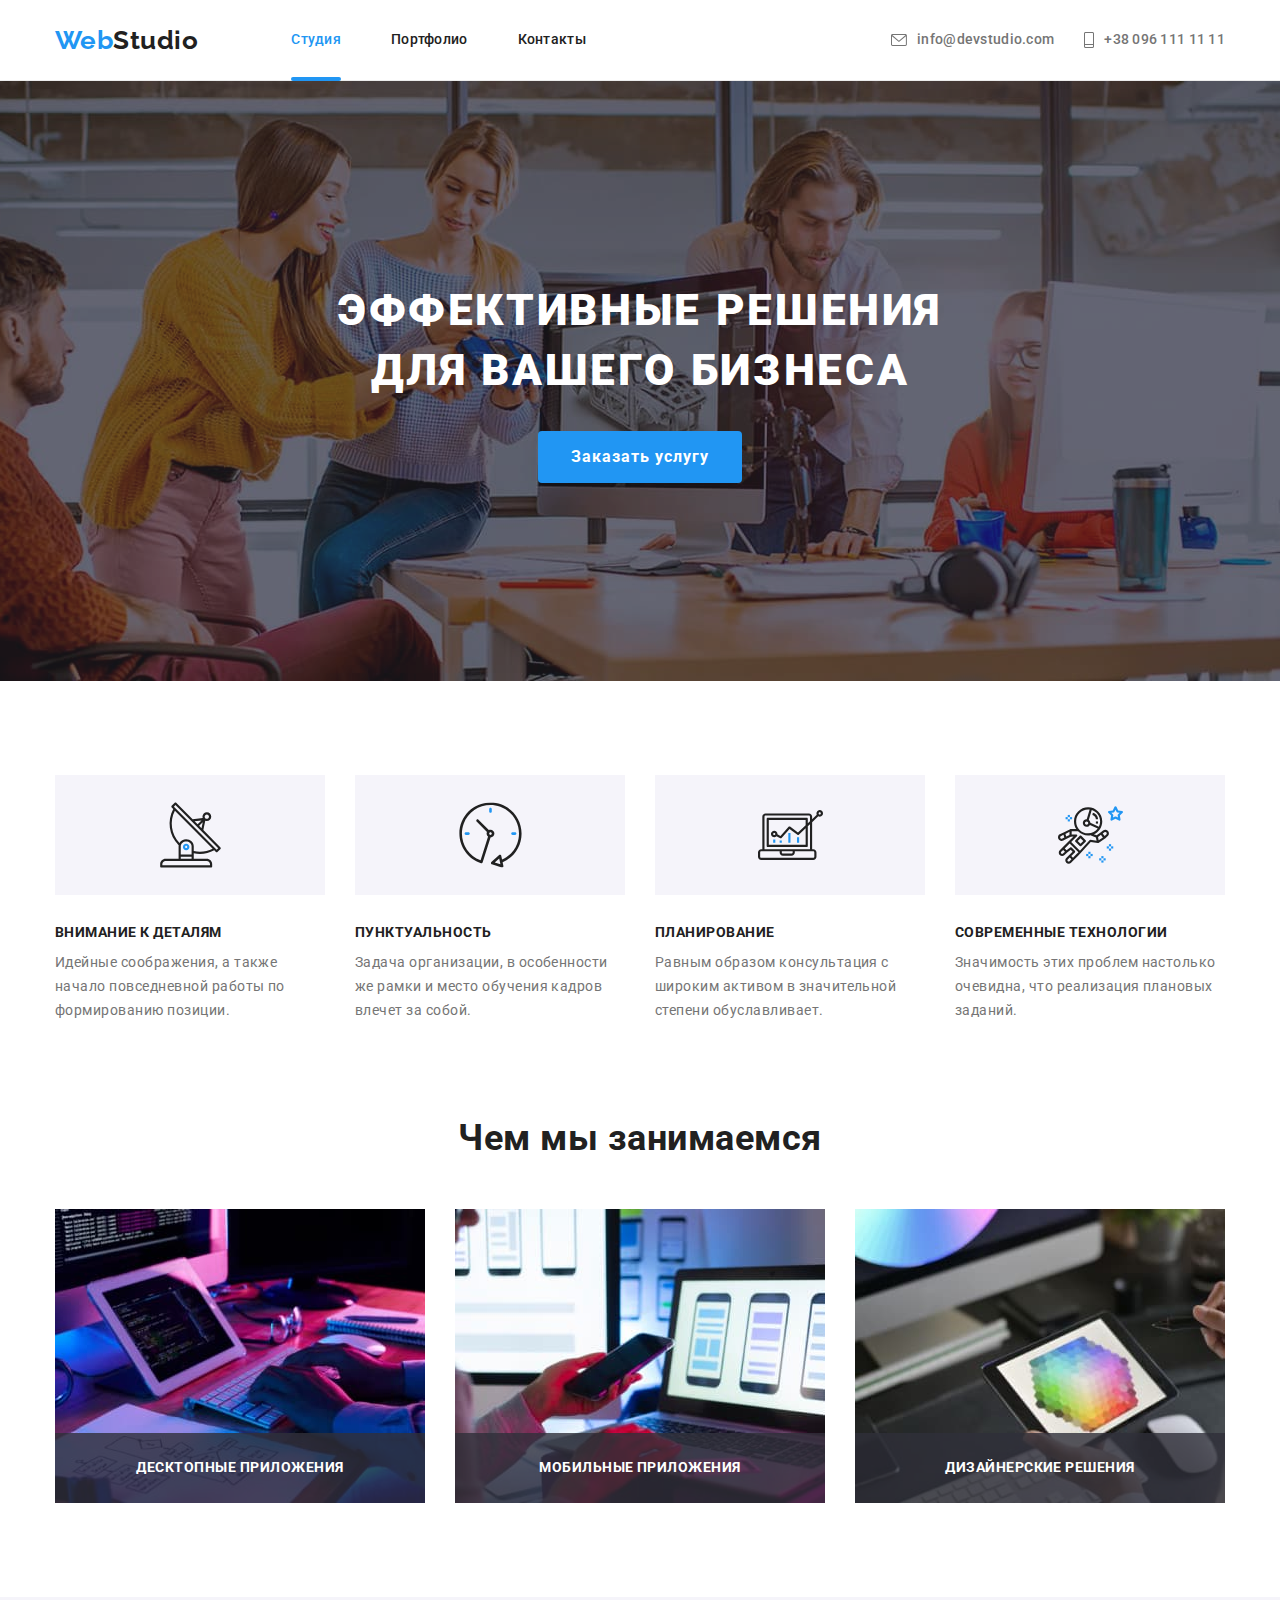
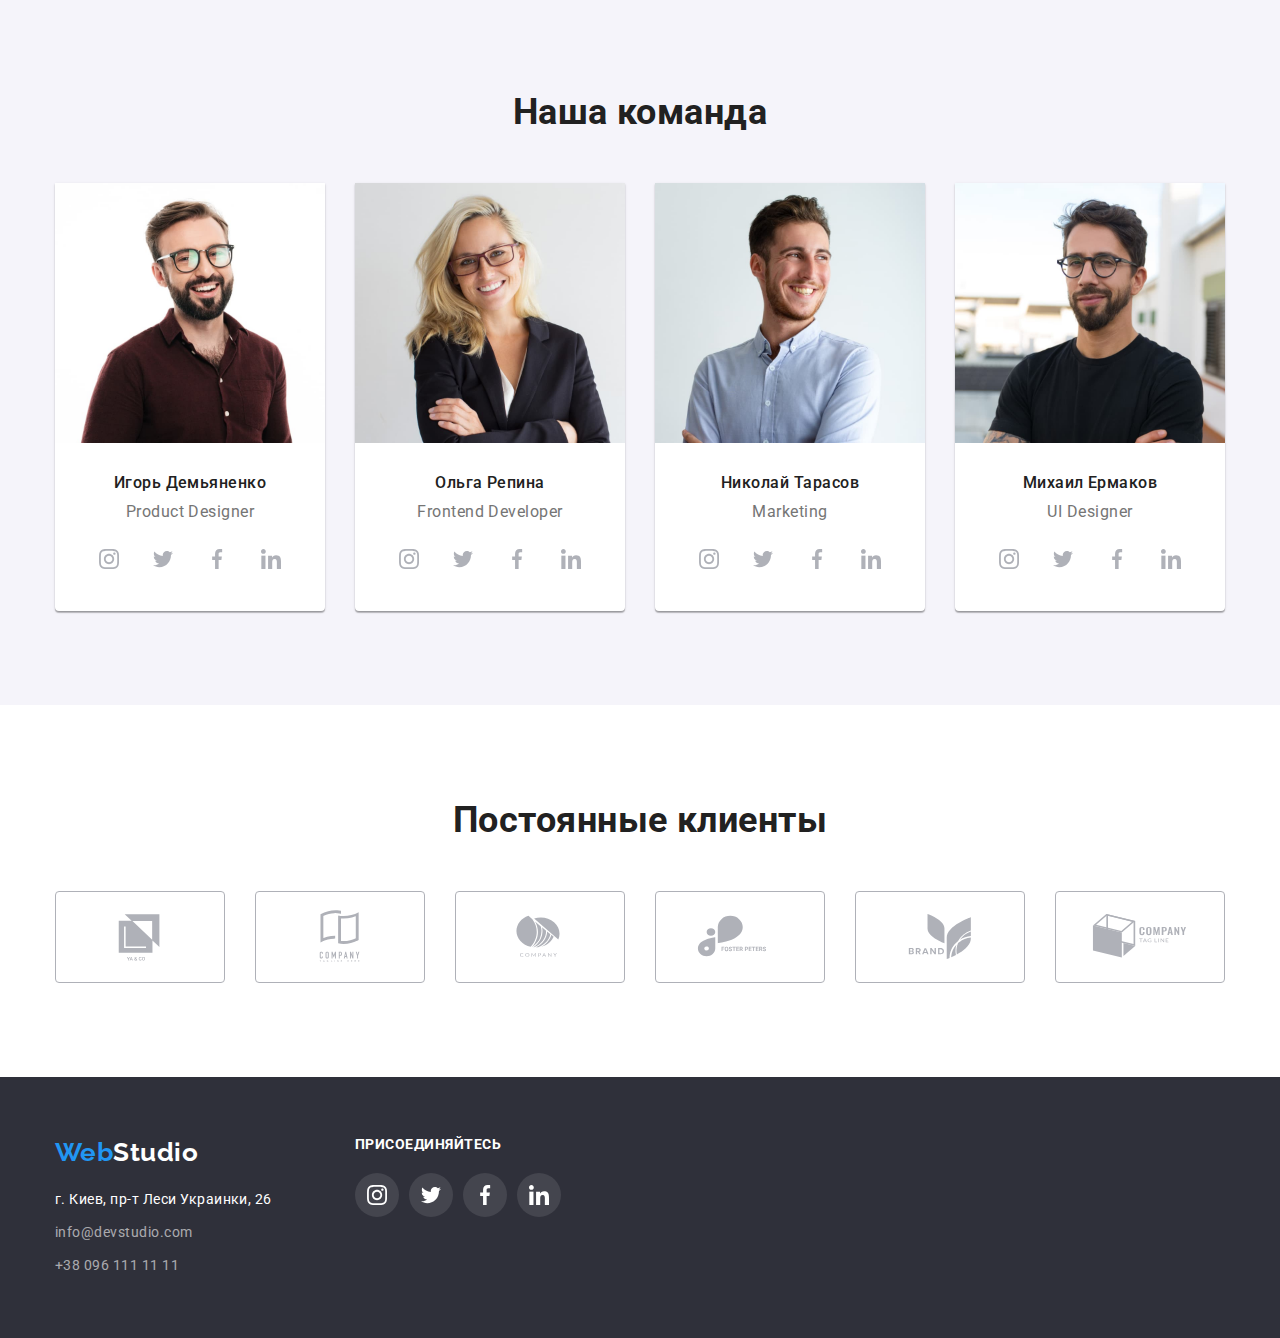
<file: index.html>
<!DOCTYPE html>
<html lang="ru">
<head>
    <meta charset="UTF-8">
    <meta http-equiv="X-UA-Compatible" content="IE=edge">
    <meta name="viewport" content="width=device-width, initial-scale=1.0">
    <title>Студия</title>
    <link rel="preconnect" href="https://fonts.googleapis.com">
    <link rel="preconnect" href="https://fonts.googleapis.com">
    <link rel="preconnect" href="https://fonts.gstatic.com" crossorigin>
    <link href="https://fonts.googleapis.com/css2?family=Raleway:wght@700&family=Roboto:wght@400;500;700;900&display=swap" rel="stylesheet">
    <link rel="stylesheet" href="https://cdnjs.cloudflare.com/ajax/libs/modern-normalize/1.1.0/modern-normalize.min.css"/>
    <link rel="stylesheet" href="./css/styles.css"/>
</head>
<body>
    <header class="header">
        <div class="container general">
        <a href="/" class="header-logo logo">Web<span>Studio</span></a>
        <nav class="header-nav">
           <ul class="nav-list list">
            <li class="nav-link">
                <a class="nav-link current" href="./index.html">Студия</a> 
            </li>
            <li class="nav-link">
                <a href="./portfolio.html">Портфолио</a> 
            </li>
            <li class="nav-link">
                <a href="">Контакты</a> 
            </li>
        </ul>  
        </nav>
        <ul class="header-list list">
            <li class="item">
                <a class="header-mail link" href="mailto:info@devstudio.com">
                    <svg class="envelop-icon">
                        <use href="./images/icons.svg#icon-envelope-imail" width="16" height="12">
                        </use>
                    </svg>
                    info@devstudio.com
                </a>
            </li>
            <li class="item">
                 <a class="header-tel link" href="tel:+380961111111">
                    <svg class="tel-icon">
                        <use href="./images/icons.svg#icon-tel" width="10" height="16">
                        </use>
                    </svg>
                 +38 096 111 11 11    
                 </a>
            </li>
        </ul>
        </div>
    </header>
    <main>
        <div class="overlay">
        <section class="title">
            <h1 class="title-title">Эффективные решения <br/> для вашего бизнеса</h1>
            <button type="button" class="title-btn" data-modal-open>Заказать услугу</button> 
        </section>
    </div>
    
        <section class="text">
            <div class="container">
            <ul class="text-list list">
                <li class="text-item icon-antenna">
                    <h3 class="text-title">Внимание к деталям</h3>
                    <p class="text-text">
                    Идейные соображения, а также начало повседневной работы по формированию позиции.
                    </p>
                </li>
                <li class="text-item icon-clock">
                    <h3 class="text-title">Пунктуальность</h3>
                    <p class="text-text">
                    Задача организации, в особенности же рамки и место обучения кадров влечет за собой.
                    </p>
                </li>
                <li class="text-item icon-laptop">
                    <h3 class="text-title">Планирование</h3>
                    <p class="text-text">
                        Равным образом консультация с широким активом в значительной степени обуславливает.
                    </p>
                </li>
                <li class="text-item icon-astronaut">
                    <h3 class="text-title">Современные технологии</h3>
                    <p class="text-text">
                    Значимость этих проблем настолько очевидна, что реализация плановых заданий.
                    </p>
                </li>
            </ul>
            </div>
        </section>
        <section class="img">
            <div class="container">
            <h2 class="img-title">Чем мы занимаемся</h2>
            <ul class="img-list list">
                <li class="img-item">
                    <div class="img-slogan">
                        <img src="./images/img-talet-on-table.jpg" alt="Белый планшет на столе" width="370">
                        <p class="slogan-text">ДЕСКТОПНЫЕ ПРИЛОЖЕНИЯ
                        </p>
                    </div>
                </li>
                <li class="img-item">
                    <div class="img-slogan">
                        <img src="./images/img-phones-in-laptop.jpg" alt="Телефоны на ноутбуке" width="370">
                        <p class="slogan-text">МОБИЛЬНЫЕ ПРИЛОЖЕНИЯ
                        </p>
                    </div>
                </li>
                <li class="img-item">
                    <div class="img-slogan">
                        <img src="./images/img-tablet-in-hand.jpg" alt="Планшет в руках" width="370">
                        <p class="slogan-text">ДИЗАЙНЕРСКИЕ РЕШЕНИЯ
                        </p>
                    </div>
                </li>
            </ul>
            </div>
        </section>
        <section class="aside">
            <div class="container">
            <h2 class="aside-title">Наша команда</h2>
            <ul class="aside-list list">
                <li class="aside-item">
                    <img src="./images/img-igor.jpg" alt="Мужчина в вишневой рубашке" width="270">
                    <div class="container last">
                    <p class="aside-subtitle">Игорь Демьяненко</p>
                    <p lang="en" class="aside-text">Product Designer</p>
                    <ul class="icon-list list">
                        <li class="icon-item">
                            <a href="" class="aside-link link">
                                <svg class="aside-icon">
                                    <use href="./images/icons.svg#icon-instagram" width="20" height="20"></use>
                                </svg>
                            </a>
                        </li>
                        <li class="icon-item">
                           <a href="" class="aside-link link">
                               <svg class="aside-icon">
                                   <use href="./images/icons.svg#icon-twitter" width="20" height="20"></use>
                                </svg>
                            </a> 
                        </li>
                        <li class="icon-item">
                            <a href="" class="aside-link link">
                                <svg class="aside-icon">
                                    <use href="./images/icons.svg#icon-facebook" width="20" height="20"></use>
                                </svg>
                            </a>
                        </li>
                        <li class="icon-item">
                            <a href="" class="aside-link link">
                                <svg class="aside-icon">
                                    <use href="./images/icons.svg#icon-linkedin" width="20" height="20"></use>
                                </svg>
                            </a>
                        </li>
                    </ul>
                    </div>
                </li>
                <li class="aside-item">
                    <img src="./images/img-olga.jpg" alt="Блондинка в очках" width="270">
                    <div class="container last">
                    <p class="aside-subtitle">Ольга Репина</p>
                    <p lang="en" class="aside-text">Frontend Developer</p>
                    <ul class="icon-list list">
                        <li class="icon-item">
                            <a href="" class="aside-link link">
                                <svg class="aside-icon">
                                    <use href="./images/icons.svg#icon-instagram" width="20" height="20"></use>
                                </svg>
                            </a>
                        </li>
                        <li class="icon-item">
                            <a href="" class="aside-link link">
                                <svg class="aside-icon">
                                    <use href="./images/icons.svg#icon-twitter" width="20" height="20"></use>
                                </svg>
                            </a>
                        </li>
                        <li class="icon-item">
                            <a href="" class="aside-link link">
                                <svg class="aside-icon">
                                    <use href="./images/icons.svg#icon-facebook" width="20" height="20"></use>
                                </svg>
                            </a>
                        </li>
                        <li class="icon-item">
                            <a href="" class="aside-link link">
                                <svg class="aside-icon">
                                    <use href="./images/icons.svg#icon-linkedin" width="20" height="20"></use>
                                </svg>
                            </a>
                        </li>
                    </ul>
                    
                    </div>
                </li>
                <li class="aside-item">
                    <img src="./images/img-nicolay.jpg" alt="Мужчина в белой рубашке" width="270">
                    <div class="container last">
                    <p class="aside-subtitle">Николай Тарасов</p>
                    <p lang="en" class="aside-text">Marketing</p>
                    <ul class="icon-list list">
                        <li class="icon-item">
                            <a href="" class="aside-link link">
                                <svg class="aside-icon">
                                    <use href="./images/icons.svg#icon-instagram" width="20" height="20"></use>
                                </svg>
                            </a>
                        </li>
                        <li class="icon-item">
                            <a href="" class="aside-link link">
                                <svg class="aside-icon">
                                    <use href="./images/icons.svg#icon-twitter" width="20" height="20"></use>
                                </svg>
                            </a>
                        </li>
                        <li class="icon-item">
                            <a href="" class="aside-link link">
                                <svg class="aside-icon">
                                    <use href="./images/icons.svg#icon-facebook" width="20" height="20"></use>
                                </svg>
                            </a>
                        </li>
                        <li class="icon-item">
                            <a href="" class="aside-link link">
                                <svg class="aside-icon">
                                    <use href="./images/icons.svg#icon-linkedin" width="20" height="20"></use>
                                </svg>
                            </a>
                        </li>
                    </ul>
                    </div>
                </li>
                <li class="aside-item">
                    <img src="./images/img-mihail.jpg" alt="Мужчина в черной футболке" width="270">
                    <div class="container last">
                    <p class="aside-subtitle">Михаил Ермаков</p>
                    <p lang="en" class="aside-text">UI Designer</p>
                    <ul class="icon-list list">
                        <li class="icon-item">
                            <a href="" class="aside-link link">
                                <svg class="aside-icon">
                                    <use href="./images/icons.svg#icon-instagram" width="20" height="20"></use>
                                </svg>
                            </a>
                        </li>
                        <li class="icon-item">
                            <a href="" class="aside-link link">
                                <svg class="aside-icon">
                                    <use href="./images/icons.svg#icon-twitter" width="20" height="20"></use>
                                </svg>
                            </a>
                        </li>
                        <li class="icon-item">
                            <a href="" class="aside-link link">
                                <svg class="aside-icon">
                                    <use href="./images/icons.svg#icon-facebook" width="20" height="20"></use>
                                </svg>
                            </a>
                        </li>
                        <li class="icon-item">
                            <a href="" class="aside-link link">
                                <svg class="aside-icon">
                                    <use href="./images/icons.svg#icon-linkedin" width="20" height="20"></use>
                                </svg>
                            </a>
                        </li>
                    </ul>
                    </div>
                </li>
            </ul>
            </div>
        </section>
        <section class="commercial">
            <div class="container">
                <h2 class="commercial-title">Постоянные клиенты</h2>
            <ul class="commercial-list list">
                <li class="commercial-item">
                    <a href="" class="commercial-link link">
                        <svg class="commercial-icon">
                            <use href="./images/icons.svg#icon-logo-yaco" class="icon-yaco" width="106" height="60"></use>
                        </svg>
                    </a>
                </li>
                <li class="commercial-item">
                    <a href="" class="commercial-link link">
                        <svg class="commercial-icon">
                            <use href="./images/icons.svg#icon-logo-company-paper" class="icon-paper" width="106" height="60"></use>
                        </svg>
                    </a>
                </li>
                <li class="commercial-item">
                    <a href="" class="commercial-link link">
                        <svg class="commercial-icon">
                            <use href="./images/icons.svg#icon-logo-company-slice" width="106" height="60"></use>
                        </svg>
                    </a>
                </li>
                <li class="commercial-item">
                    <a href="" class="commercial-link link">
                    <svg class="commercial-icon">
                        <use href="./images/icons.svg#icon-logo-foster" width="106" height="60">
                        </use>
                    </svg>
                </a>
                </li>
                <li class="commercial-item">
                    <a href="" class="commercial-link link">
                        <svg class="commercial-icon">
                            <use href="./images/icons.svg#icon-logo-brend" width="106" height="60"></use>
                        </svg>
                    </a>
                </li>
                <li class="commercial-item">
                    <a href="" class="commercial-link link">
                        <svg class="commercial-icon">
                            <use href="./images/icons.svg#icon-logo-company-cube" width="106" height="60"></use>
                        </svg>
                    </a>
                </li>
            </ul>
        </div>
        </section>
    </main>
    <footer class="footer">
        <div class="container footer-all">
            <section class="footer-info">
                <a href="/" class="footer-logo logo">Web<span>Studio</span></a>
        <address class="footer-address">
            г. Киев, пр-т Леси Украинки, 26
        </address>
        <ul class="footer-list list">
            <li class="footer-item mail">
                <a class="footer-mail" href="mailto:info@devstudio.com" >info@devstudio.com</a>
            </li>
            <li class="footer-item">
                <a class="footer-tel" href="tel:+380961111111" >+38 096 111 11 11</a>
            </li>
        </ul>
            </section>
            <section class="footer-join">
                <h4 class="join">ПРИСОЕДИНЯЙТЕСЬ</h4>
            <ul class="join-list list"> 
                <li class="join-item">
                    <a href="" class="join-link link">
                        <svg class="join-icon">
                            <use href="./images/icons.svg#icon-instagram" width="20" height="20"></use>
                        </svg>
                    </a>
                </li>
                <li class="join-item">
                    <a href="" class="join-link link">
                        <svg class="join-icon">
                            <use href="./images/icons.svg#icon-twitter" width="20" height="20"></use>
                        </svg>
                    </a>
                </li>
                <li class="join-item">
                    <a href="" class="join-link link">
                        <svg class="join-icon">
                            <use href="./images/icons.svg#icon-facebook" width="20" height="20"></use>
                        </svg>
                    </a>
                </li>
                <li class="join-item">
                    <a href="" class="join-link link">
                        <svg class="join-icon">
                            <use href="./images/icons.svg#icon-linkedin" width="20" height="20"></use>
                        </svg>
                    </a>
                </li>
            </ul>

            </section>
        </div>
    </footer>
    <div class="backdrop is-hidden" data-modal>
        <div class="modal">
            <button type="button" class="modal-close-btn" data-modal-close>
                <svg class="icon-modal-close">
                    <use href="./images/icons.svg#icon-modal-close-btn" width="11" height="11"></use>
                </svg>
            </button>
        </div>
    </div>
    <script src="./js/modal.js"></script>
</body>
</html>
</file>
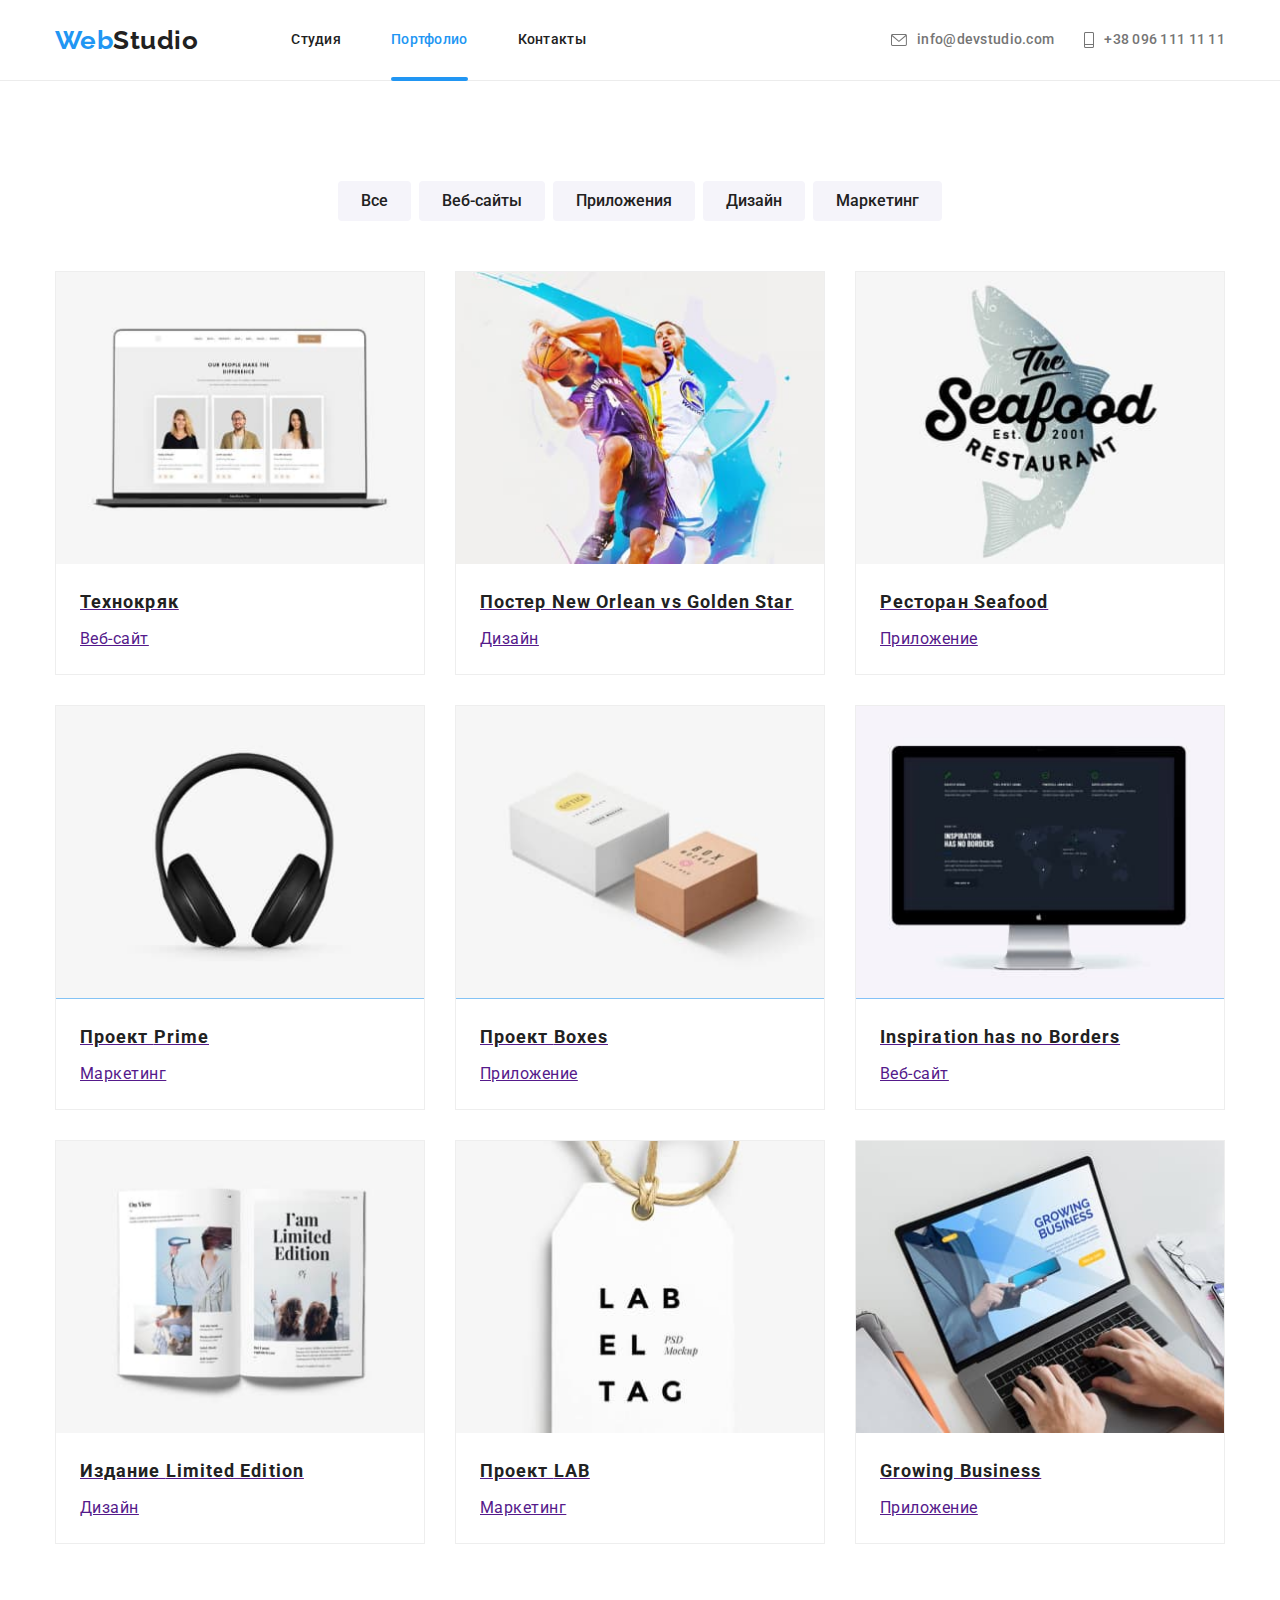
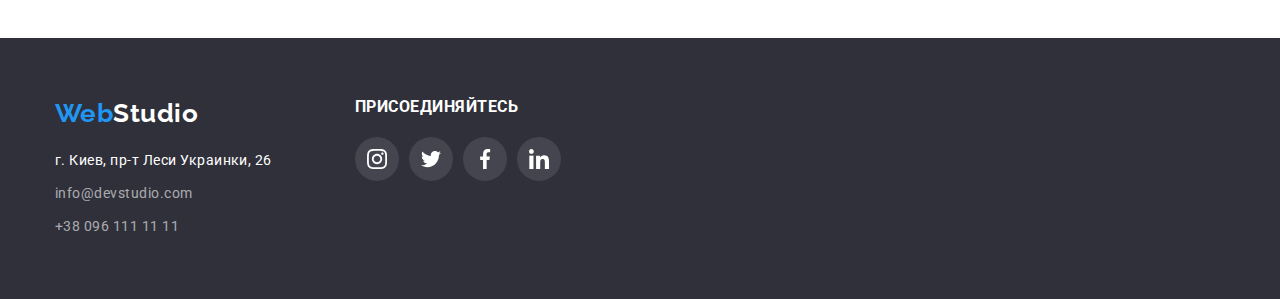
<file: portfolio.html>
<!DOCTYPE html>
<html lang="ru">
  <head>
    <meta charset="UTF-8" />
    <meta http-equiv="X-UA-Compatible" content="IE=edge" />
    <meta name="viewport" content="width=device-width, initial-scale=1.0" />
    <title>Portfolio</title>
    <link rel="preconnect" href="https://fonts.googleapis.com" />
    <link rel="preconnect" href="https://fonts.gstatic.com" crossorigin />
    <link
      href="https://fonts.googleapis.com/css2?family=Raleway:wght@700&family=Roboto:wght@400;500;700;900&display=swap"
      rel="stylesheet"
    />
    <link
      rel="stylesheet"
      href="https://cdnjs.cloudflare.com/ajax/libs/modern-normalize/1.1.0/modern-normalize.min.css"
    />
    <link rel="stylesheet" href="./css/styles.css" />
  </head>
  <body>
    <header class="header">
      <div class="container general">
        <a href="/" class="header-logo logo">Web<span>Studio</span></a>
        <nav class="header-nav">
          <ul class="nav-list list">
            <li class="nav-link">
              <a href="./index.html">Студия</a>
            </li>
            <li class="nav-link">
              <a class="nav-link current" href="./portfolio.html">Портфолио</a>
            </li>
            <li class="nav-link">
              <a href="">Контакты</a>
            </li>
          </ul>
        </nav>
        <ul class="header-list list">
          <li class="item">
            <a class="header-mail link" href="mailto:info@devstudio.com">
              <svg class="envelop-icon">
                <use
                  href="./images/icons.svg#icon-envelope-imail"
                  width="16"
                  height="12"
                ></use>
              </svg>
              info@devstudio.com
            </a>
          </li>
          <li class="item">
            <a class="header-tel link" href="tel:+380961111111">
              <svg class="tel-icon">
                <use
                  href="./images/icons.svg#icon-tel"
                  width="10"
                  height="16"
                ></use>
              </svg>
              +38 096 111 11 11
            </a>
          </li>
        </ul>
      </div>
    </header>
    <main class="portfolio-main">
      <section class="portfolio-filter">
        <div class="container">
          <ul class="portfolio-list list">
            <li class="portfolio-item">
              <button class="portfolio-btn" type="button">Все</button>
            </li>
            <li class="portfolio-item">
              <button class="portfolio-btn" type="button">Веб-сайты</button>
            </li>
            <li class="portfolio-item">
              <button class="portfolio-btn" type="button">Приложения</button>
            </li>
            <li class="portfolio-item">
              <button class="portfolio-btn" type="button">Дизайн</button>
            </li>
            <li class="portfolio-item">
              <button class="portfolio-btn" type="button">Маркетинг</button>
            </li>
          </ul>
          <ul class="content-list list">
            <li class="content-item">
              <a href="" class="content-link">
                <div class="content-wrap">
                  <img
                    class="content-img"
                    src="./images/portfolio-photo1.jpg"
                    alt="На ноутбуке три человека"
                    width="370"
                  />
                  <p class="wrap-text">
                    Ресурс предлагает комплексные предложения с разным уровнем
                    функционала и сервисов. Все это позволит посетителю получить
                    исчерпывающие сведения о компании или частном лице.
                  </p>
                </div>
                <div class="wrapper">
                  <h2 class="content-subtitle">Технокряк</h2>
                  <p class="content-text">Веб-сайт</p>
                </div>
              </a>
            </li>
            <li class="content-item">
              <a href="" class="content-link">
                <div class="content-wrap">
                  <img
                    class="content-img"
                    src="./images/portfolio-photo2.jpg"
                    alt="Баскетбол"
                    width="370"
                  />
                  <p class="wrap-text">
                    Ресурс предлагает комплексные предложения с разным уровнем
                    функционала и сервисов. Все это позволит посетителю получить
                    исчерпывающие сведения о компании или частном лице.
                  </p>
                </div>
                <div class="wrapper">
                  <h2 class="content-subtitle">
                    Постер <span>New Orlean vs Golden Star</span>
                  </h2>
                  <p class="content-text">Дизайн</p>
                </div>
              </a>
            </li>
            <li class="content-item">
              <a href="" class="content-link">
                <div class="content-wrap">
                  <img
                    class="content-img"
                    src="./images/portfolio-photo3.jpg"
                    alt="Логотип ресторана"
                    width="370"
                  />
                  <p class="wrap-text">
                    Ресурс предлагает комплексные предложения с разным уровнем
                    функционала и сервисов. Все это позволит посетителю получить
                    исчерпывающие сведения о компании или частном лице.
                  </p>
                </div>
                <div class="wrapper">
                  <h2 class="content-subtitle">
                    Ресторан <span>Seafood</span>
                  </h2>
                  <p class="content-text">Приложение</p>
                </div>
              </a>
            </li>
            <li class="content-item">
              <a href="" class="content-link">
                <div class="content-wrap">
                  <img
                    class="content-img"
                    src="./images/portfolio-photo4.jpg"
                    alt="Наушники"
                    width="370"
                  />
                  <p class="wrap-text">
                    Ресурс предлагает комплексные предложения с разным уровнем
                    функционала и сервисов. Все это позволит посетителю получить
                    исчерпывающие сведения о компании или частном лице.
                  </p>
                </div>
                <div class="wrapper">
                  <h2 class="content-subtitle">Проект <span>Prime</span></h2>
                  <p class="content-text">Маркетинг</p>
                </div>
              </a>
            </li>
            <li class="content-item">
              <a href="" class="content-link">
                <div class="content-wrap">
                  <img
                    class="content-img"
                    src="./images/portfolio-photo5.jpg"
                    alt="Коробки"
                    width="370"
                  />
                  <p class="wrap-text">
                    Ресурс предлагает комплексные предложения с разным уровнем
                    функционала и сервисов. Все это позволит посетителю получить
                    исчерпывающие сведения о компании или частном лице.
                  </p>
                </div>
                <div class="wrapper">
                  <h2 class="content-subtitle">Проект <span>Boxes</span></h2>
                  <p class="content-text">Приложение</p>
                </div>
              </a>
            </li>
            <li class="content-item">
              <a href="" class="content-link">
                <div class="content-wrap">
                  <img
                    class="content-img"
                    src="./images/portfolio-photo6.jpg"
                    alt="Монитор"
                    width="370"
                  />
                  <p class="wrap-text">
                    Ресурс предлагает комплексные предложения с разным уровнем
                    функционала и сервисов. Все это позволит посетителю получить
                    исчерпывающие сведения о компании или частном лице.
                  </p>
                </div>
                <div class="wrapper">
                  <h2 class="content-subtitle">
                    <span>Inspiration has no Borders</span>
                  </h2>
                  <p class="content-text">Веб-сайт</p>
                </div>
              </a>
            </li>
            <li class="content-item">
              <a href="" class="content-link">
                <div class="content-wrap">
                  <img
                    class="content-img"
                    src="./images/portfolio-photo7.jpg"
                    alt="Книга"
                    width="370"
                  />
                  <p class="wrap-text">
                    Ресурс предлагает комплексные предложения с разным уровнем
                    функционала и сервисов. Все это позволит посетителю получить
                    исчерпывающие сведения о компании или частном лице.
                  </p>
                </div>
                <div class="wrapper">
                  <h2 class="content-subtitle">
                    Издание <span>Limited Edition</span>
                  </h2>
                  <p class="content-text">Дизайн</p>
                </div>
              </a>
            </li>
            <li class="content-item">
              <a href="" class="content-link">
                <div class="content-wrap">
                  <img
                    class="content-img"
                    src="./images/portfolio-photo8.jpg"
                    alt="Бирка"
                    width="370"
                  />
                  <p class="wrap-text">
                    Ресурс предлагает комплексные предложения с разным уровнем
                    функционала и сервисов. Все это позволит посетителю получить
                    исчерпывающие сведения о компании или частном лице.
                  </p>
                </div>
                <div class="wrapper">
                  <h2 class="content-subtitle">Проект <span>LAB</span></h2>
                  <p class="content-text">Маркетинг</p>
                </div>
              </a>
            </li>
            <li class="content-item">
              <a href="" class="content-link">
                <div class="content-wrap">
                  <img
                    class="content-img"
                    src="./images/portfolio-photo9.jpg"
                    alt="Мужчина на ноутбуке"
                    width="370"
                  />
                  <p class="wrap-text">
                    Ресурс предлагает комплексные предложения с разным уровнем
                    функционала и сервисов. Все это позволит посетителю получить
                    исчерпывающие сведения о компании или частном лице.
                  </p>
                </div>
                <div class="wrapper">
                  <h2 class="content-subtitle">
                    <span>Growing Business</span>
                  </h2>
                  <p class="content-text">Приложение</p>
                </div>
              </a>
            </li>
          </ul>
        </div>
      </section>
    </main>
    <footer class="footer">
      <div class="container footer-all">
        <section class="footer-info">
          <a href="/" class="footer-logo logo">Web<span>Studio</span></a>
          <address class="footer-address">
            г. Киев, пр-т Леси Украинки, 26
          </address>
          <ul class="footer-list list">
            <li class="footer-item mail">
              <a class="footer-mail" href="mailto:info@devstudio.com"
                >info@devstudio.com</a
              >
            </li>
            <li class="footer-item">
              <a class="footer-tel" href="tel:+380961111111"
                >+38 096 111 11 11</a
              >
            </li>
          </ul>
        </section>
        <section class="footer-join">
          <h3 class="join">ПРИСОЕДИНЯЙТЕСЬ</h3>
          <ul class="join-list list">
            <li class="join-item">
              <a href="" class="join-link link">
                <svg class="join-icon">
                  <use
                    href="./images/icons.svg#icon-instagram"
                    width="20"
                    height="20"
                  ></use>
                </svg>
              </a>
            </li>
            <li class="join-item">
              <a href="" class="join-link link">
                <svg class="join-icon">
                  <use
                    href="./images/icons.svg#icon-twitter"
                    width="20"
                    height="20"
                  ></use>
                </svg>
              </a>
            </li>
            <li class="join-item">
              <a href="" class="join-link link">
                <svg class="join-icon">
                  <use
                    href="./images/icons.svg#icon-facebook"
                    width="20"
                    height="20"
                  ></use>
                </svg>
              </a>
            </li>
            <li class="join-item">
              <a href="" class="join-link link">
                <svg class="join-icon">
                  <use
                    href="./images/icons.svg#icon-linkedin"
                    width="20"
                    height="20"
                  ></use>
                </svg>
              </a>
            </li>
          </ul>
        </section>
      </div>
    </footer>
  </body>
</html>
</file>
<file: css/styles.css>
html {
  box-sizing: border-box;
}
*,
*::before,
*::after {
  box-sizing: inherit;
}
:root {
  --header-color: #757575;
  --main-title-color: #212121;
  --second-header-color: #2196f3;
  --local-color: #ffffff;
}
body {
  font-family: Roboto, sans-serif;
  font-weight: 400;
  letter-spacing: 0.03em;
  color: var(--header-color);
}
img {
  display: block;
  max-width: 100%;
  height: auto;
}
/*--------UTILITIES------------*/
p,
h1,
h2,
h3,
h4 {
  margin-top: 0;
  margin-bottom: 0;
}
.list {
  margin: 0;
  padding-left: 0;
}
.container {
  width: 1200px;
  margin-left: auto;
  margin-right: auto;
  padding-left: 15px;
  padding-right: 15px;
}
span {
  color: var(--main-title-color);
}
ul {
  list-style: none;
  margin: 0;
  padding-left: 0;
}
.link {
  text-decoration: none;
}
.title-title {
  color: var(--local-color);
}
.img-title,
.text-title,
.aside-title,
.content-subtitle a,
.aside-subtitle,
.commercial-title {
  color: var(--main-title-color);
}
.logo {
  font-family: Raleway;
  font-weight: 700;
  font-size: 26px;
  line-height: 1.19;
}

.text,
.img {
  background-color: #e5e5e5;
}
.portfolio-btn {
  cursor: pointer;
}
button {
  border: 1px solid transparent;
}

/*-------------HEADER-------------*/
header {
  border-bottom: 1px solid #ececec;
  background-color: var(--local-color);
}
.general {
  display: flex;
  align-items: center;
}
/*-------HEADER-LOGO-FOOTER-------*/
.header-logo,
.footer-logo {
  color: var(--second-header-color);
  text-decoration: none;
}
.footer span {
  color: var(--local-color);
}
.header-logo {
  margin-right: 93px;
}
/*---------HEADER-NAV-------------*/
.header-nav a {
  font-weight: 500;
  font-size: 14px;
  line-height: 1.14;
  letter-spacing: 0.02em;
  text-decoration: none;
  transition: color 250ms cubic-bezier(0.4, 0, 0.2, 1);
}
.header-nav a:hover,
.header-nav a:focus {
  color: var(--second-header-color);
}
.nav-link.current {
  position: relative;
  color: var(--second-header-color);
}
.nav-link.current::after {
  content: "";
  display: block;
  border-radius: 2px;
  width: 100%;
  height: 4px;
  background-color: var(--second-header-color);
  position: absolute;
  left: 0px;
  bottom: -1px;
}
.nav-list {
  display: flex;
}
.nav-list li {
}
.nav-list li:not(:last-child) {
  margin-right: 50px;
}
.nav-link a {
  display: block;
  padding-top: 32px;
  padding-bottom: 32px;
  color: var(--main-title-color);
}
/*------HEADER-CONTACTS------------*/
.header-list {
  display: flex;
  margin-left: auto;
}
.item a {
  display: flex;
  align-items: center;
  padding-top: 32px;
  padding-bottom: 32px;
}
.header-list .item + .item {
  margin-left: 30px;
}
.header-mail {
  font-weight: 500;
  font-size: 14px;
  line-height: 1.14;
  letter-spacing: 0.02em;
  color: var(--header-color);
  text-decoration: none;
  transition: color 250ms cubic-bezier(0.4, 0, 0.2, 1);
}
.header-mail:hover,
.header-mail:focus {
  color: var(--second-header-color);
}
.envelop-icon {
  width: 16px;
  height: 12px;
  margin-right: 10px;
  fill: currentColor;
}
.header-tel {
  font-weight: 500;
  font-size: 14px;
  line-height: 1.14;
  letter-spacing: 0.02em;
  color: var(--header-color);
  text-decoration: none;
  transition: color 250ms cubic-bezier(0.4, 0, 0.2, 1);
}
.header-tel:hover,
.header-tel:focus {
  color: var(--second-header-color);
}
.tel-icon {
  width: 10px;
  height: 16px;
  margin-right: 10px;
  fill: currentColor;
}
/*-----------MAIN-TITLE------------*/
.title-title {
  display: inline-block;
  font-weight: 900;
  font-size: 44px;
  line-height: 1.36;
  letter-spacing: 0.06em;
  text-transform: uppercase;
}
.title {
  padding-top: 200px;
  padding-bottom: 200px;
  text-align: center;
}
.title-btn {
  display: block;
  font-family: inherit;
  font-weight: 700;
  font-size: 16px;
  line-height: 1.88;
  letter-spacing: 0.06em;
  min-width: 200px;
  padding: 10px 32px;
  margin-top: 30px;
  margin-left: auto;
  margin-right: auto;
  border-radius: 4px;
  color: var(--local-color);
  background-color: var(--second-header-color);
  cursor: pointer;
}
.title-btn:hover,
.title-btn:focus {
  color: var(--local-color);
}
.overlay {
  display: block;
  max-width: 1600px;
  height: 600px;
  margin-left: auto;
  margin-right: auto;
  background-color: #c4c4c4;
  background-image: url(../images/hero-overlay.png), url(../images/hero-img.jpg);
  background-size: cover;
  background-repeat: no-repeat;
  background-position: center;
}
/*-----------MAIN-TEXT-------------*/
.text {
  padding-top: 94px;
  padding-bottom: 94px;
  background-color: #ffffff;
}
.text-title {
  font-weight: 700;
  font-size: 14px;
  line-height: 1.14;
  text-transform: uppercase;
  margin-bottom: 10px;
}
.text-text {
  font-weight: 400;
  font-size: 14px;
  line-height: 1.71;
}
.text-list {
  display: flex;
  margin-left: auto;
  margin-right: auto;
}
.text-item {
  width: 270px;
}
.text-item:not(:nth-child(4n)) {
  margin-right: 30px;
}
.text .container {
  justify-content: center;
}
.text-item::before {
  display: block;
  content: "";
  width: 270px;
  height: 120px;
  margin-bottom: 30px;

  background-repeat: no-repeat;
  background-color: #f5f4fa;
  background-size: 65px 70px;
  background-position: center;
}
.icon-antenna::before {
  background-image: url(../images/antenna.svg);
}
.icon-clock::before {
  background-image: url(../images/clock.svg);
}
.icon-laptop::before {
  background-image: url(../images/after-hero-laptop.svg);
}
.icon-astronaut::before {
  background-image: url(../images/astronaut.svg);
}
/*------------MAIN-IMG-------------*/
.img {
  padding-top: 0;
  padding-bottom: 94px;
  background-color: #ffffff;
}
.img-title {
  font-weight: 700;
  font-size: 36px;
  line-height: 1.17;
  text-align: center;
  margin-bottom: 50px;
}
.img-item {
  display: block;
}
.img-list {
  display: flex;
  margin-left: auto;
  margin-right: auto;
}
.img-item:not(:nth-child(3n)) {
  margin-right: 30px;
}
.img-slogan {
  position: relative;
}
.slogan-text {
  display: flex;
  width: 370px;
  height: 70px;
  align-items: center;
  justify-content: center;
  position: absolute;
  bottom: 0;
  left: 0;
  font-family: inherit;
  font-weight: 700;
  font-size: 14px;
  line-height: 1.14;

  color: var(--local-color);
  background-color: rgba(47, 48, 58, 0.8);
}
/*----------MAIN-ASIDE-------------*/
.aside .container {
  margin-left: auto;
  margin-right: auto;
  justify-content: center;
}
.aside-title {
  font-weight: 700;
  font-size: 36px;
  line-height: 1.17;
  text-align: center;
  margin-bottom: 50px;
}
.aside-subtitle {
  margin-bottom: 10px;
  font-weight: 500;
  font-size: 16px;
  line-height: 1.19;
}
.aside-text {
  font-weight: 400;
  font-size: 16px;
  line-height: 1.19;
  margin-bottom: 16px;
}
.aside {
  padding-top: 94px;
  padding-bottom: 94px;
  background-color: #f5f4fa;
}
.section {
  margin-left: auto;
  margin-right: auto;
}
.aside-list {
  display: flex;
  justify-content: center;
}
.aside-item {
  width: 270px;
  text-align: center;
  margin-right: 30px;
  background-color: var(--local-color);
  border-bottom-left-radius: 4px;
  border-bottom-right-radius: 4px;
  box-shadow: 0px 2px 1px 0 rgba(0, 0, 0, 0.2),
    0px 1px 1px 0px rgba(0, 0, 0, 0.14), 0px 1px 3px 0px rgba(0, 0, 0, 0.12);
}
.aside-item:nth-last-child(-n + 1) {
  margin-right: 0;
}
.container .last {
  width: 270px;
  padding-top: 30px;
  padding-bottom: 30px;
}
.aside-link {
  display: flex;
  width: 44px;
  height: 44px;
  border-radius: 50%;
  align-items: center;
  justify-content: center;
  background-color: var(--local-color);
  fill: #afb1b8;
  transition: background-color 250ms cubic-bezier(0.4, 0, 0.2, 1),
    fill 250ms cubic-bezier(0.4, 0, 0.2, 1);
}
.aside-icon {
  width: 20px;
  height: 20px;
}
.icon-list {
  display: flex;
  justify-content: center;
}
.icon-item {
  width: 44px;
  height: 44px;
  margin-right: 10px;
}
.icon-item:last-child {
  margin-right: 0px;
}
.aside-link:hover,
.aside-link:focus {
  background-color: var(--second-header-color);
  fill: var(--local-color);
}
/*---------COMMERCIAL-------------*/
.commercial {
  padding-top: 94px;
  padding-bottom: 94px;
  background-color: #ffffff;
}
.commercial .container {
  margin-left: auto;
  margin-right: auto;
  justify-content: center;
}
.commercial-title {
  font-weight: 700;
  font-size: 36px;
  line-height: 1.17;
  text-align: center;
  margin-bottom: 50px;
}
.commercial-list {
  display: flex;
  align-items: center;
  justify-content: center;
}
.commercial-item {
  width: 170px;
  height: 92px;
  margin-right: 30px;
}
.commercial-item:last-child {
  margin-right: 0px;
}
.commercial-link {
  display: flex;
  width: 170px;
  height: 92px;
  align-items: center;
  justify-content: center;
  fill: #afb1b8;
  border: 1px solid #afb1b8;
  border-radius: 4px;
  transition: border-color 250ms cubic-bezier(0.4, 0, 0.2, 1),
    fill 250ms cubic-bezier(0.4, 0, 0.2, 1);
}
.commercial-icon {
  display: flex;
  width: 106px;
  height: 60px;
  align-items: center;
  justify-content: center;
}
.commercial-link:hover,
.commercial-link:focus {
  border-color: var(--second-header-color);
  fill: var(--second-header-color);
}
/*-------------FOOTER------------- */
.footer {
  background: #2f303a;
  padding-top: 60px;
  padding-bottom: 60px;
}
.footer-all {
  display: flex;
}
.footer-info {
  width: 300px;
}
.footer-logo {
  display: inline-block;
  margin-bottom: 20px;
}
.footer-address {
  margin-bottom: 9px;
  font-style: inherit;
  font-weight: 400;
  font-size: 14px;
  line-height: 1.71;
  color: var(--local-color);
}
.footer-list .mail {
  margin-bottom: 9px;
}
.footer-mail,
.footer-tel {
  font-weight: 400;
  font-size: 14px;
  line-height: 1.71;
  color: rgba(255, 255, 255, 0.6);
  text-decoration: none;
  transition: color 250ms cubic-bezier(0.4, 0, 0.2, 1);
}
.footer-mail:hover,
.footer-mail:focus {
  color: var(--second-header-color);
}
.footer-tel:hover,
.footer-tel:focus {
  color: var(--second-header-color);
}
.footer-join {
  font-weight: 700;
  font-size: 14px;
  line-height: 1.14;
  color: var(--local-color);
}
.join {
  margin-bottom: 20px;
}
.join-list {
  display: flex;
  justify-content: center;
}
.join-item {
  width: 44px;
  height: 44px;
  margin-right: 10px;
}
.join-item:last-child {
  margin-right: 0px;
}
.join-link {
  display: flex;
  width: 44px;
  height: 44px;
  border-radius: 50%;
  align-items: center;
  justify-content: center;
  background-color: rgba(255, 255, 255, 0.1);
  transition: background-color 250ms cubic-bezier(0.4, 0, 0.2, 1),
    fill 250ms cubic-bezier(0.4, 0, 0.2, 1);
}
.join-link:hover,
.join-link:focus {
  background-color: var(--second-header-color);
  fill: var(--local-color);
}
.join-icon {
  width: 20px;
  height: 20px;
  fill: var(--local-color);
}
/*--------PORTFOLIO-MAIN-----------*/
/*-------PORTFOLIO-FILTER----------*/
.portfolio-filter {
  padding-top: 100px;
  padding-bottom: 94px;
}
.portfolio-btn {
  display: inline-block;
  font-family: inherit;
  font-weight: 500;
  font-size: 16px;
  line-height: 1.62;
  min-width: 73px;
  padding: 6px 22px;
  border-radius: 4px;
  text-align: center;
  color: var(--main-title-color);
  background-color: #f5f4fa;
  transition: color 250ms cubic-bezier(0.4, 0, 0.2, 1),
    background-color 250ms cubic-bezier(0.4, 0, 0.2, 1),
    border-radius 250ms cubic-bezier(0.4, 0, 0.2, 1),
    box-shadow 250ms cubic-bezier(0.4, 0, 0.2, 1);
}
.portfolio-btn:hover,
.portfolio-btn:focus {
  color: var(--local-color);
  background-color: var(--second-header-color);
  border-radius: 2px;
  box-shadow: 0px 2px 2px 0px rgba(0, 0, 0, 0.12),
    0px 1px 2px 0px rgba(0, 0, 0, 0.08), 0px 3px 1px 0px rgba(0, 0, 0, 0.1);
}
.portfolio-list {
  display: flex;
  margin-left: auto;
  margin-right: auto;
  margin-bottom: 50px;
  justify-content: center;
}
.portfolio-item:not(:nth-child(5n)) {
  margin-right: 8px;
}
/*------PORTFOLIO-CONTENT---------*/
.content-list {
  display: flex;
  flex-wrap: wrap;
  justify-content: center;
}
.wrapper {
  width: 370px;
  padding: 20px 24px;
}
.content-subtitle {
  font-weight: 700;
  font-size: 18px;
  line-height: 2;
  letter-spacing: 0.06em;
  text-decoration: none;
  color: var(--main-title-color);
}
.content-text {
  font-weight: 400;
  font-size: 16px;
  line-height: 1.88;
}
.content-item {
  width: 370px;
  margin-right: 30px;
  margin-bottom: 30px;
}
.content-link {
  display: block;
  width: 370px;
  background-color: var(--local-color);
  border: 1px solid #eeeeee;
  transition: box-shadow 250ms cubic-bezier(0.4, 0, 0.2, 1);
}
.content-link:hover,
.content-link:focus {
  box-shadow: 1px 4px 6px 0px rgba(0, 0, 0, 0.16),
    0px 4px 4px 0px rgba(0, 0, 0, 0.06), 0px 1px 1px 0px rgba(0, 0, 0, 0.12);
}
.content-img {
  display: block;
}
.content-item:nth-child(3n) {
  margin-right: 0;
}
.content-item:nth-last-child(-n + 3) {
  margin-bottom: 0;
}
.container .content-subtitle {
  margin-bottom: 4px;
}
.wrap-text {
  position: absolute;
  top: 0;
  font-family: inherit;
  font-weight: 400;
  font-size: 18px;
  line-height: 1.55;
  height: 100%;
  padding: 63px 24px;

  color: var(--local-color);
  background-color: rgba(33, 150, 243, 0.9);
  transform: translateY(100%);
  transition: transform 250ms cubic-bezier(0.4, 0, 0.2, 1);
}
.content-wrap {
  position: relative;
  overflow: hidden;
}
.content-item:hover .wrap-text {
  transform: translateY(0);
}
.backdrop {
  position: fixed;
  top: 0;
  left: 0;
  width: 100%;
  height: 100%;
  background-color: rgba(37, 36, 36, 0.578);
  transition: opacity 250ms cubic-bezier(0.4, 0, 0.2, 1),
    visibility 250ms cubic-bezier(0.4, 0, 0.2, 1);
}
.modal {
  position: absolute;
  width: 520px;
  min-height: 580px;
  background-color: var(--local-color);
  border-radius: 4px;
  top: 50%;
  left: 50%;
  transform: translate(-50%, -50%) scale(1);
  transition: transform 250ms cubic-bezier(0.4, 0, 0.2, 1);
  box-shadow: 0px 2px 1px 0px rgba(0, 0, 0, 0.2),
    0px 1px 1px 0px rgba(0, 0, 0, 0.14), 0px 1px 1px 0px rgba(0, 0, 0, 0.12);
}
.modal-close-btn {
  display: flex;
  position: absolute;
  width: 30px;
  height: 30px;
  align-items: center;
  justify-content: center;
  right: 10px;
  top: 10px;
  border-radius: 50%;
  border: 1px solid rgba(0, 0, 0, 0.1);
  background-color: var(--local-color);
}
.is-hidden {
  opacity: 0;
  visibility: hidden;
  pointer-events: none;
}
.backdrop.is-hidden .modal {
  transform: translate(-50%, -50%) scale(0);
}
.icon-modal-close {
  width: 11px;
  height: 11px;
  fill: #000000;
}
</file>
